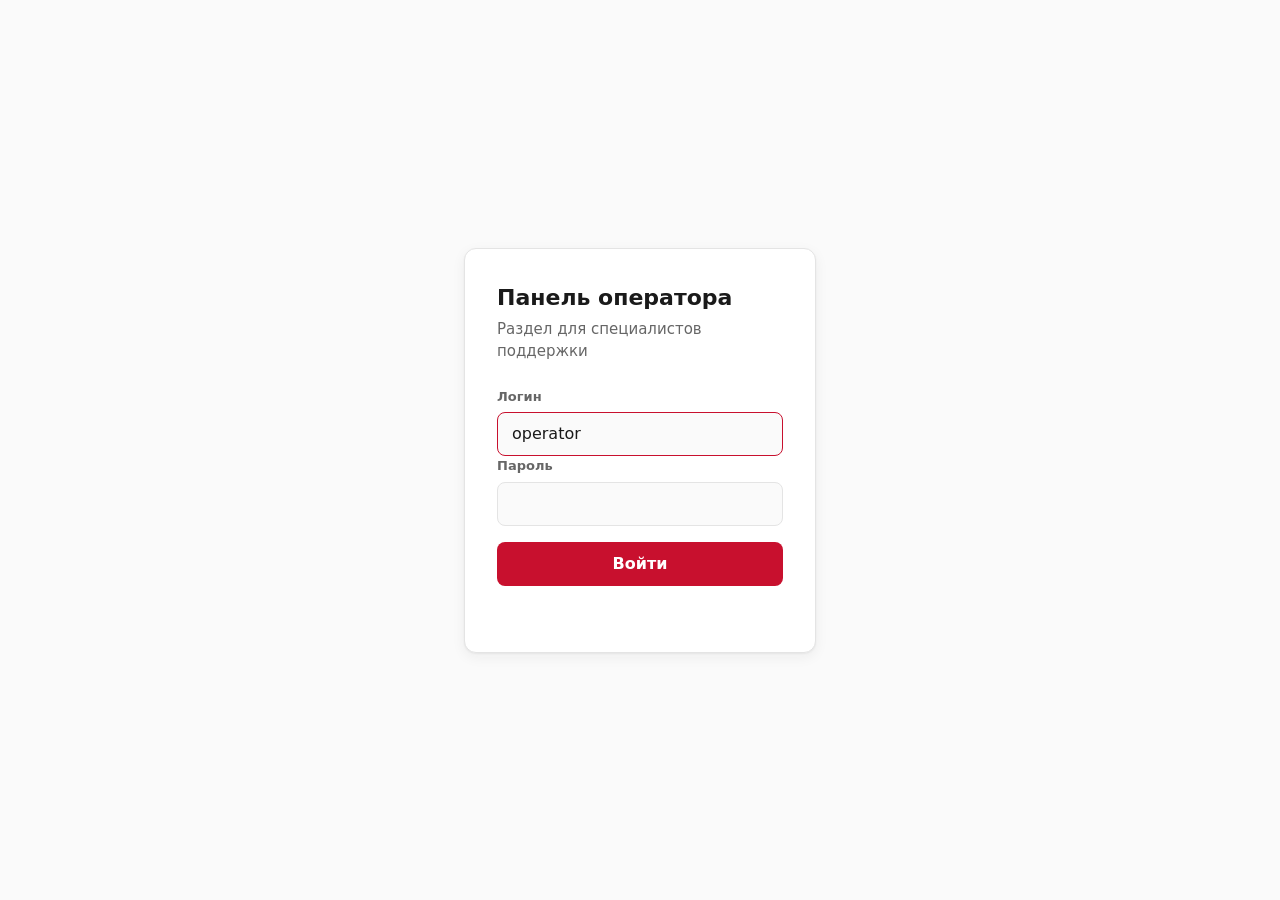
<file: static/login.html>
<!doctype html>
<html lang="ru">
<head>
  <meta charset="utf-8">
  <meta name="viewport" content="width=device-width, initial-scale=1">
  <title>Вход оператора — Помоги мне</title>
  <link rel="stylesheet" href="/static/style.css?v=15">
  <style>
    /* margin:auto у карточки вместо place-items:center у контейнера.
       При центрировании через place-items содержимое выше экрана обрезается
       сверху и заголовок становится недостижим — ровно это и произошло,
       когда карточка подросла на поле логина. margin:auto так не делает. */
    .login-wrap { display: flex; min-height: 100vh; padding: 1.25rem; }
    .login-card { margin: auto; }
    .login-card {
      width: 100%; max-width: 22rem; padding: 2rem;
      background: var(--card); border: 1px solid var(--border);
      border-radius: var(--radius); box-shadow: var(--shadow);
    }
    .login-card h1 { margin: 0 0 0.25rem; font-size: 1.375rem; }
    .login-card p  { margin: 0 0 1.5rem; color: var(--text-muted); font-size: 0.9375rem; }
    .login-card label { display: block; margin-bottom: 0.375rem; font-size: 0.8125rem;
                        font-weight: 600; color: var(--text-muted); }
    .login-card input {
      width: 100%; min-height: 2.75rem; padding: 0.5rem 0.875rem;
      border: 1.5px solid var(--border); border-radius: var(--radius-sm);
      font: inherit; background: var(--bg); color: var(--text);
    }
    .login-card input:focus { border-color: var(--accent); outline: none; }
    .login-card button {
      width: 100%; margin-top: 1rem; min-height: 2.75rem; border: 0;
      border-radius: var(--radius-sm); background: var(--accent); color: #fff;
      font: inherit; font-weight: 600; cursor: pointer;
    }
    .login-card button:hover { background: var(--accent-hover); }
    .login-err { margin-top: 0.875rem; color: var(--accent); font-size: 0.875rem; min-height: 1.25rem; }
  </style>
</head>
<body>
  <div class="login-wrap">
    <form class="login-card" id="form">
      <h1>Панель оператора</h1>
      <p>Раздел для специалистов поддержки</p>
      <label for="login">Логин</label>
      <input id="login" type="text" autocomplete="username" value="operator" required autofocus>
      <label for="password">Пароль</label>
      <input id="password" type="password" autocomplete="current-password" required>
      <button type="submit">Войти</button>
      <div class="login-err" id="err"></div>
    </form>
  </div>
  <script>
    document.getElementById("form").addEventListener("submit", async (e) => {
      e.preventDefault();
      const err = document.getElementById("err");
      err.textContent = "";
      try {
        const r = await fetch("/api/operator/login", {
          method: "POST",
          headers: { "Content-Type": "application/json" },
          body: JSON.stringify({
            login: document.getElementById("login").value,
            password: document.getElementById("password").value,
          }),
        });
        if (r.ok) { location.href = "/static/admin.html"; return; }
        const d = await r.json().catch(() => ({}));
        err.textContent = d.detail || "Не удалось войти";
      } catch {
        err.textContent = "Нет связи с сервером";
      }
    });
  </script>
</body>
</html>
</file>
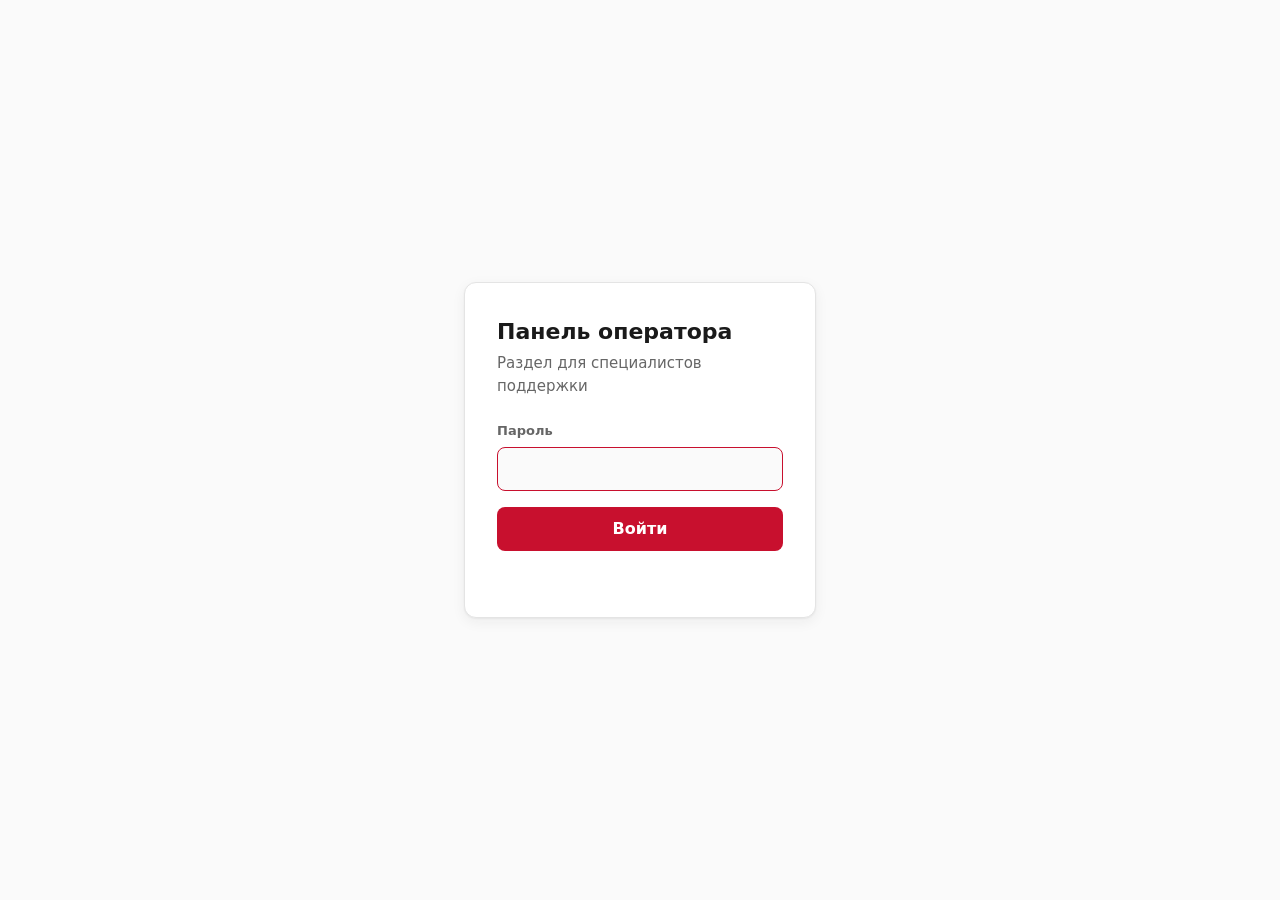
<file: static-F1-F6/static/login.html>
<!doctype html>
<html lang="ru">
<head>
  <meta charset="utf-8">
  <meta name="viewport" content="width=device-width, initial-scale=1">
  <title>Вход оператора — Помоги мне</title>
  <link rel="stylesheet" href="/static/style.css?v=4">
  <style>
    .login-wrap { display: grid; place-items: center; min-height: 100vh; padding: 1.25rem; }
    .login-card {
      width: 100%; max-width: 22rem; padding: 2rem;
      background: var(--card); border: 1px solid var(--border);
      border-radius: var(--radius); box-shadow: var(--shadow);
    }
    .login-card h1 { margin: 0 0 0.25rem; font-size: 1.375rem; }
    .login-card p  { margin: 0 0 1.5rem; color: var(--text-muted); font-size: 0.9375rem; }
    .login-card label { display: block; margin-bottom: 0.375rem; font-size: 0.8125rem;
                        font-weight: 600; color: var(--text-muted); }
    .login-card input {
      width: 100%; min-height: 2.75rem; padding: 0.5rem 0.875rem;
      border: 1.5px solid var(--border); border-radius: var(--radius-sm);
      font: inherit; background: var(--bg); color: var(--text);
    }
    .login-card input:focus { border-color: var(--accent); outline: none; }
    .login-card button {
      width: 100%; margin-top: 1rem; min-height: 2.75rem; border: 0;
      border-radius: var(--radius-sm); background: var(--accent); color: #fff;
      font: inherit; font-weight: 600; cursor: pointer;
    }
    .login-card button:hover { background: var(--accent-hover); }
    .login-err { margin-top: 0.875rem; color: var(--accent); font-size: 0.875rem; min-height: 1.25rem; }
  </style>
</head>
<body>
  <div class="login-wrap">
    <form class="login-card" id="form">
      <h1>Панель оператора</h1>
      <p>Раздел для специалистов поддержки</p>
      <label for="password">Пароль</label>
      <input id="password" type="password" autocomplete="current-password" required autofocus>
      <button type="submit">Войти</button>
      <div class="login-err" id="err"></div>
    </form>
  </div>
  <script>
    document.getElementById("form").addEventListener("submit", async (e) => {
      e.preventDefault();
      const err = document.getElementById("err");
      err.textContent = "";
      try {
        const r = await fetch("/api/operator/login", {
          method: "POST",
          headers: { "Content-Type": "application/json" },
          body: JSON.stringify({ password: document.getElementById("password").value }),
        });
        if (r.ok) { location.href = "/static/admin.html"; return; }
        const d = await r.json().catch(() => ({}));
        err.textContent = d.detail || "Не удалось войти";
      } catch {
        err.textContent = "Нет связи с сервером";
      }
    });
  </script>
</body>
</html>
</file>
<file: static/style.css>
/* ==========================================================================
   «Помоги мне» — стили страницы чата
   Всё локально: системный шрифт, эмодзи и инлайновый SVG вместо иконок.
   ========================================================================== */

:root {
  --accent: #C8102E;
  --accent-hover: #A50D26;
  --accent-soft: #FBE8EB;
  --text: #1A1A1A;
  --text-muted: #666666;
  --bg: #FAFAFA;
  --card: #FFFFFF;
  --border: #E4E4E4;
  --ok: #1B7A4B;
  --ok-soft: #E5F3EB;
  --warn: #8A5A00;
  --warn-soft: #FFF3D1;
  --info: #1F6FEB;
  --info-soft: #E7F0FF;
  --radius-sm: 8px;
  --radius: 12px;
  --shadow: 0 1px 2px rgba(26, 26, 26, 0.05), 0 4px 14px rgba(26, 26, 26, 0.06);
  --dur: 180ms;
  --font: system-ui, -apple-system, "Segoe UI", Roboto, sans-serif;
  --content-w: 760px;
}

/* Проектор: крупнее шрифт и шире колонка — жюри смотрит издалека */
@media (min-width: 1440px) {
  html { font-size: 18px; }
  :root { --content-w: 900px; }
}

/* ---------- База ---------- */

*, *::before, *::after { box-sizing: border-box; }

[hidden] { display: none !important; }

html, body { height: 100%; margin: 0; }

body {
  font-family: var(--font);
  font-size: 1rem;
  line-height: 1.5;
  color: var(--text);
  background: var(--bg);
  -webkit-font-smoothing: antialiased;
  -webkit-text-size-adjust: 100%;
}

button { font: inherit; color: inherit; }

:focus-visible {
  outline: 3px solid var(--accent);
  outline-offset: 2px;
}

.visually-hidden {
  position: absolute !important;
  width: 1px; height: 1px;
  margin: -1px; padding: 0;
  overflow: hidden;
  clip: rect(0 0 0 0);
  white-space: nowrap;
  border: 0;
}

/* ---------- Каркас ---------- */

.app {
  height: 100vh;
  height: 100dvh;
}

/* Обёртка над «обычным» содержимым сайта — именно её двигаем в сторону,
   когда открыта краевая панель (см. .edge-tab ниже), а не .app целиком:
   подложка/вкладки/панели лежат вне page-shell, поэтому transform на ней
   их не задевает и они остаются на месте относительно окна. */
.page-shell {
  display: flex;
  flex-direction: column;
  height: 100%;
  transition: transform 0.32s ease;
}
.page-shell.is-shifted-right { transform: translateX(11.25rem); }
.page-shell.is-shifted-left { transform: translateX(-11.25rem); }

/* ---------- Шапка ---------- */

.header {
  flex: none;
  padding: 0.75rem 1.25rem;
  background: var(--card);
  border-bottom: 1px solid var(--border);
}

/* Внутренний контейнер той же ширины, что и лента: на широких экранах
   шапка выравнивается с остальным содержимым, а не прилипает к краю. */
.header-inner {
  width: 100%;
  max-width: var(--content-w);
  margin: 0 auto;
  display: flex;
  align-items: center;
  /* Этот же gap идёт по обе стороны от .header-brand (он тут единственный
     промежуток слева и единственный справа от центра — см. margin-left:auto
     у .back-btn и justify-content на .header-actions ниже, которые прижимают
     кнопки вплотную к этому зазору, а не к дальнему краю шапки). ~100px. */
  gap: 6.25rem;
}

.header-brand {
  flex: none;
  min-width: 0;
  display: flex;
  align-items: baseline;
  justify-content: center;
  flex-wrap: wrap;
  column-gap: 0.5rem;
  row-gap: 0.125rem;
}

.header-title {
  margin: 0;
  font-size: 1.0625rem;
  font-weight: 700;
  line-height: 1.25;
}

.header-subtitle {
  margin: 0;
  font-size: 0.8125rem;
  color: var(--text-muted);
  white-space: nowrap;
  overflow: hidden;
  text-overflow: ellipsis;
}

/* Слева: логотип, подпись сервиса, «на главную» — одна группа flex:1.
   Справа .header-actions — вторая такая же группа. Раз обе тянутся на
   равную долю свободного места, .header-brand между ними держится
   в настоящем центре шапки независимо от того, что показано по бокам. */
.header-left {
  display: flex;
  align-items: center;
  gap: 0.75rem;
  flex: 1;
  min-width: 0;
}

/* «На главную» / «Назад», «Специалист», «Мои обращения» — одинаковый вид пилюли */
.back-btn,
.header-btn {
  flex: none;
  display: inline-flex;
  align-items: center;
  gap: 0.25rem;
  min-height: 2.5rem;
  padding: 0.375rem 0.875rem 0.375rem 0.5rem;
  border: 1px solid var(--border);
  border-radius: 999px;
  background: var(--card);
  font-size: 0.9375rem;
  font-weight: 500;
  cursor: pointer;
  transition: border-color var(--dur), color var(--dur);
}

.back-btn:hover,
.header-btn:hover {
  border-color: var(--accent);
  color: var(--accent);
}

/* Прижимает кнопку к правому краю .header-left (то есть вплотную к
   ~100px зазору перед .header-brand), а не оставляет её сразу после
   логотипа с пустым местом до центра. */
.back-btn { margin-left: auto; }

.header-actions {
  display: flex;
  align-items: center;
  gap: 0.5rem;
  flex: 1;
  /* flex-start, не flex-end: кнопка должна стоять вплотную к центру
     (по ту сторону — тот самый ~100px gap контейнера), а не у дальнего
     правого края шапки. */
  justify-content: flex-start;
  min-width: 0;
}

/* ---------- Полоса «незавершённое обращение» ---------- */

.resume {
  flex: none;
  display: flex;
  align-items: center;
  justify-content: center;
  flex-wrap: wrap;
  gap: 0.75rem;
  padding: 0.75rem 1.25rem;
  background: var(--accent-soft);
  border-bottom: 1px solid var(--border);
}

.resume-text {
  margin: 0;
  font-size: 0.9375rem;
  font-weight: 500;
}

.resume-actions {
  display: flex;
  gap: 0.5rem;
}

/* ---------- Прокручиваемая область ---------- */

.chat {
  position: relative; /* скрытые подписи для скринридера не выпадают за ленту и не удлиняют страницу */
  flex: 1;
  min-height: 0;
  overflow-y: auto;
  overscroll-behavior: contain;
  display: flex;
  flex-direction: column;
}

.feed {
  width: 100%;
  max-width: var(--content-w);
  margin: 0 auto;
  padding: 1.5rem 1.25rem 1.25rem;
  display: flex;
  flex-direction: column;
  gap: 1rem;
}

.feed:empty { padding: 0; }

/* ---------- Главный экран ---------- */

/* Экран центрируется по вертикали, чуть выше середины; на низких экранах
   просто скроллится — размер надписи и плиток важнее, чем помещение
   в один экран без прокрутки. */
.empty {
  flex: 1 0 auto;
  display: flex;
  /* Содержимое прижато к верхней части, а не отцентровано по высоте.
     При центрировании логотип, заголовок, поле ввода и плитки собирались
     в плотный ком посередине экрана — смотреть тяжело. Теперь логотип
     стоит вверху отдельно, а остальное начинается ниже. */
  align-items: flex-start;
  justify-content: center;
  padding: 3vh 1.25rem 8vh;
}

.empty-inner {
  width: 100%;
  max-width: 40rem;
  text-align: center;
}

/* Плашка логотипа: прямоугольник, ширина по логотипу. Собран из трёх
   кусков (см. index.html) — display:flex ставит их вплотную, поэтому
   в покое выглядит одним цельным логотипом. */
.hero-logo {
  display: flex;
  align-items: center;
  justify-content: center;
  width: fit-content;
  /* Логотип и подпись под ним — одна группа: отступ между ними маленький.
     Расстояние до «Помоги мне» задаётся снизу от подписи, а не отсюда. */
  margin: 0 auto 0.65rem;
  padding: 1rem 1.5rem;
  border-radius: var(--radius);
  background: var(--accent-soft);
}

.logo-piece {
  display: block;
  height: 1.7rem;
  width: auto;
}

/* Раз в 10 секунд уголки логотипа уезжают за рамку плашки и гаснут,
   секунду их нет, и они снова просто появляются на своём месте —
   не «выезжают» обратно, а именно проявляются. Слово «актион»
   посередине не двигается вообще. */
.logo-piece--left,
.logo-piece--right {
  animation-duration: 10s;
  animation-timing-function: ease-in-out;
  animation-iteration-count: infinite;
}
.logo-piece--left { animation-name: chevron-left; }
.logo-piece--right { animation-name: chevron-right; }

@keyframes chevron-left {
  0%, 70%  { transform: translateX(0); opacity: 1; }
  78%      { transform: translateX(-70%); opacity: 0; }
  79%, 89% { transform: translateX(0); opacity: 0; }
  100%     { transform: translateX(0); opacity: 1; }
}
@keyframes chevron-right {
  0%, 70%  { transform: translateX(0); opacity: 1; }
  78%      { transform: translateX(70%); opacity: 0; }
  79%, 89% { transform: translateX(0); opacity: 0; }
  100%     { transform: translateX(0); opacity: 1; }
}

.empty-title {
  margin: 0 0 0.5rem;
  font-size: 1.75rem;
  font-weight: 700;
  line-height: 1.2;
}

.empty-text {
  margin: 0 auto 2rem;
  max-width: 34rem;
  color: var(--text-muted);
}

.hero-slot {
  margin-bottom: 2rem;
  text-align: left;
}

/* ---------- F1: каталог категорий ---------- */

.catalog-title {
  margin: 0 0 0.75rem;
  font-size: 0.9375rem;
  color: var(--text-muted);
  text-align: left;
}

/* Прямоугольные плитки в 2 колонки — иконка слева, название и пример
   вопроса стопкой справа. */
.catalog {
  display: grid;
  grid-template-columns: repeat(2, minmax(0, 1fr));
  gap: 0.625rem;
  margin-bottom: 1.5rem;
}

.catalog-tile {
  display: flex;
  align-items: center;
  gap: 0.75rem;
  min-height: 3.5rem;
  padding: 0.625rem 1rem;
  text-align: left;
  background: var(--card);
  border: 1px solid var(--border);
  border-radius: var(--radius);
  cursor: pointer;
  transition: border-color var(--dur), background-color var(--dur);
}

.catalog-tile:hover {
  border-color: var(--accent);
  background: var(--accent-soft);
}

.catalog-icon {
  flex: none;
  font-size: 1.25rem;
  line-height: 1;
}

.catalog-text {
  display: flex;
  flex-direction: column;
  gap: 0.125rem;
  min-width: 0;
}

.catalog-name {
  font-weight: 600;
  font-size: 0.9375rem;
  line-height: 1.25;
}

.catalog-example {
  font-size: 0.8125rem;
  color: var(--text-muted);
  overflow: hidden;
  text-overflow: ellipsis;
  white-space: nowrap;
}

/* ---------- Поиск по базе знаний (внутри правой краевой панели) ---------- */
/* Компактная строка, а не второй большой composer: это второстепенная
   функция, ей не нужен тот же визуальный вес, что у главного поля ввода.
   Счётчик инструкций — в placeholder (см. app.js), отдельной строки под
   полем нет. */

.kb-search-box {
  display: flex;
  align-items: center;
  gap: 0.5rem;
  padding: 0.375rem 0.75rem;
  background: var(--card);
  border: 1.5px solid var(--border);
  border-radius: var(--radius);
  transition: border-color var(--dur);
}

.kb-search-box:focus-within { border-color: var(--accent); }

.kb-search-icon { flex: none; font-size: 0.9375rem; }

.kb-search-box input {
  flex: 1;
  min-width: 0;
  border: 0;
  background: transparent;
  color: inherit;
  font: inherit;
  font-size: 0.875rem;
  padding: 0.25rem 0;
}

.kb-search-box input:focus,
.kb-search-box input:focus-visible { outline: none; }

.kb-search-results {
  list-style: none;
  margin: 0.5rem 0 0;
  padding: 0;
  display: flex;
  flex-direction: column;
  gap: 0.375rem;
}

.kb-result {
  width: 100%;
  text-align: left;
  padding: 0.5rem 0.75rem;
  background: var(--card);
  border: 1px solid var(--border);
  border-radius: var(--radius-sm);
  cursor: pointer;
  transition: border-color var(--dur), background-color var(--dur);
}

.kb-result:hover {
  border-color: var(--accent);
  background: var(--accent-soft);
}

/* ---------- Поле ввода ---------- */

.composer {
  width: 100%;
  max-width: var(--content-w);
  margin: 0 auto;
}

.composer-box {
  display: flex;
  align-items: flex-end;
  gap: 0.5rem;
  padding: 0.375rem 0.375rem 0.375rem 1rem;
  background: var(--bg);
  border: 1.5px solid var(--border);
  border-radius: var(--radius);
  transition: border-color var(--dur), box-shadow var(--dur);
}

.composer-box:focus-within { border-color: var(--accent); }

/* На главном экране поле крупнее и приподнято над фоном */
.hero-slot .composer-box {
  padding: 0.5rem 0.5rem 0.5rem 1.125rem;
  background: var(--card);
  box-shadow: var(--shadow);
}

.hero-slot .composer-box:focus-within {
  box-shadow: 0 0 0 4px var(--accent-soft), var(--shadow);
}

.composer textarea {
  flex: 1;
  min-width: 0;
  max-height: 10rem;
  padding: 0.55rem 0;
  border: 0;
  background: transparent;
  color: inherit;
  font: inherit;
  line-height: 1.5;
  resize: none;
}

.hero-slot .composer textarea { padding: 0.65rem 0; }

/* Фокус поля показывает рамка контейнера */
.composer textarea:focus,
.composer textarea:focus-visible { outline: none; }

.counter {
  align-self: center;
  font-size: 0.8125rem;
  color: var(--text-muted);
  font-variant-numeric: tabular-nums;
  white-space: nowrap;
}

.counter.is-limit {
  color: var(--accent);
  font-weight: 600;
}

.send-btn {
  flex: none;
  display: grid;
  place-items: center;
  width: 2.75rem;
  height: 2.75rem;
  border: 0;
  border-radius: 10px;
  background: var(--accent);
  color: #fff;
  cursor: pointer;
  transition: background-color var(--dur);
}

.send-btn:hover:not(:disabled) { background: var(--accent-hover); }

.send-btn:disabled {
  background: #D6D6D6;
  cursor: not-allowed;
}

/* Нижняя панель в режиме диалога */
.dock {
  flex: none;
  padding: 0.75rem 1.25rem calc(0.75rem + env(safe-area-inset-bottom));
  background: var(--card);
  border-top: 1px solid var(--border);
}

/* ---------- Сообщения ---------- */

.msg {
  display: flex;
  gap: 0.625rem;
  animation: msg-in var(--dur) ease-out;
}

.msg--user { justify-content: flex-end; }
.msg--bot  { align-items: flex-start; }

@keyframes msg-in {
  from { opacity: 0; transform: translateY(4px); }
  to   { opacity: 1; transform: none; }
}

.avatar {
  flex: none;
  display: grid;
  place-items: center;
  width: 2rem;
  height: 2rem;
  margin-top: 0.125rem;
  border-radius: 50%;
  background: var(--accent);
  color: #FFFFFF;
}

/* Буква вместо иконки. Центрируется средствами SVG, поэтому здесь
   только размер: кружок 2rem, буква заполняет его целиком. */
.avatar svg {
  display: block;
  width: 100%;
  height: 100%;
  font-family: var(--font);
}

/* Реплика живого специалиста: другой цвет аватара и полоса у сообщения */
.msg--operator .avatar { background: #1F6FEB; color: #FFFFFF; }
.msg--operator .bubble { border-left: 3px solid #1F6FEB; }

.operator-label {
  margin: 0 0 0.25rem;
  font-size: 0.75rem;
  font-weight: 600;
  color: #1F6FEB;
  text-transform: uppercase;
  letter-spacing: 0.04em;
}

.msg-body {
  flex: 0 1 auto;
  display: flex;
  flex-direction: column;
  align-items: flex-start;
  gap: 0.5rem;
  min-width: 0;
  max-width: min(calc(100% - 2.625rem), 42rem);
}

/* Для пошагового гида карточке нужна вся ширина колонки */
.msg-body--wide {
  flex: 1 1 auto;
  align-items: stretch;
}
.msg-body--wide > .bubble { align-self: flex-start; }

.bubble {
  max-width: 100%;
  padding: 0.75rem 1rem;
  border-radius: var(--radius);
}

.msg--bot .bubble {
  background: var(--card);
  box-shadow: var(--shadow);
  border-top-left-radius: 4px;
}

.msg--user .bubble {
  max-width: min(80%, 36rem);
  background: var(--accent);
  color: #fff;
  border-bottom-right-radius: 4px;
}

.bubble-text {
  margin: 0;
  white-space: pre-wrap;
  overflow-wrap: anywhere;
}

.msg--bot .bubble--error {
  display: flex;
  gap: 0.5rem;
  background: #FFF6F7;
  border: 1px solid #F1C9CF;
  box-shadow: none;
}

.bubble-icon { flex: none; }

.msg-actions {
  display: flex;
  flex-wrap: wrap;
  gap: 0.5rem;
}

/* ---------- F3: строка категории/уверенности ---------- */

.classify-line {
  margin: 0;
  display: flex;
  align-items: center;
  flex-wrap: wrap;
  gap: 0.375rem;
  font-size: 0.875rem;
  color: var(--text-muted);
}

.classify-hint {
  display: inline-grid;
  place-items: center;
  flex: none;
  width: 1.125rem;
  height: 1.125rem;
  border: 1px solid var(--border);
  border-radius: 50%;
  font-size: 0.6875rem;
  font-weight: 700;
  color: var(--text-muted);
  cursor: help;
}

.classify-hint:hover,
.classify-hint:focus-visible {
  border-color: var(--accent);
  color: var(--accent);
}

/* ---------- F3: карточка обращения ---------- */

.ticket-card {
  display: flex;
  flex-direction: column;
  gap: 0.625rem;
  padding: 0.875rem 1rem;
  background: var(--card);
  border: 1px solid var(--border);
  border-radius: var(--radius);
}

.ticket-card-head {
  display: flex;
  align-items: center;
  justify-content: space-between;
  flex-wrap: wrap;
  gap: 0.5rem;
}

.ticket-card-no { font-weight: 700; }

.ticket-card-category {
  padding: 0.15rem 0.5rem;
  border-radius: 999px;
  background: var(--accent-soft);
  color: var(--accent);
  font-size: 0.8125rem;
  font-weight: 600;
}

.ticket-card-summary { margin: 0; }

.ticket-card-block {
  display: flex;
  flex-direction: column;
  gap: 0.25rem;
}

.ticket-card-block-title {
  margin: 0;
  font-size: 0.8125rem;
  font-weight: 600;
  color: var(--text-muted);
}

.ticket-card-list {
  margin: 0;
  padding-left: 1.125rem;
}

.ticket-card-footer {
  display: flex;
  justify-content: space-between;
  flex-wrap: wrap;
  gap: 0.5rem;
  font-size: 0.8125rem;
  color: var(--text-muted);
}

/* ---------- Индикатор «печатает» ---------- */

.msg--bot .typing {
  display: inline-flex;
  align-items: center;
  gap: 5px;
  padding: 0.9rem 1rem;
}

.typing-dot {
  width: 7px;
  height: 7px;
  border-radius: 50%;
  background: var(--text-muted);
  animation: typing 1.2s infinite ease-in-out;
}
.typing-dot:nth-of-type(2) { animation-delay: 0.15s; }
.typing-dot:nth-of-type(3) { animation-delay: 0.3s; }

@keyframes typing {
  0%, 80%, 100% { opacity: 0.25; transform: translateY(0); }
  40%           { opacity: 1;    transform: translateY(-3px); }
}

@keyframes typing-fade {
  0%, 100% { opacity: 0.25; }
  50%      { opacity: 1; }
}

/* ---------- Кнопки ---------- */

.btn {
  display: inline-flex;
  align-items: center;
  justify-content: center;
  gap: 0.375rem;
  min-height: 2.75rem;
  padding: 0.5rem 1.125rem;
  border: 1.5px solid transparent;
  border-radius: 10px;
  font-weight: 600;
  cursor: pointer;
  transition: background-color var(--dur), border-color var(--dur), color var(--dur);
}

.btn--primary {
  background: var(--accent);
  color: #fff;
}
.btn--primary:hover { background: var(--accent-hover); }

.btn--ghost {
  background: var(--card);
  border-color: var(--border);
  color: var(--text);
}
.btn--ghost:hover { border-color: #BDBDBD; }

.btn:disabled {
  opacity: 0.55;
  cursor: not-allowed;
}

/* Быстрые ответы */
.quick-replies {
  display: flex;
  flex-wrap: wrap;
  gap: 0.5rem;
}

.chip {
  min-height: 2.5rem;
  padding: 0.4rem 0.95rem;
  border: 1.5px solid var(--accent);
  border-radius: 999px;
  background: var(--card);
  color: var(--accent);
  font-size: 0.9375rem;
  font-weight: 500;
  text-align: left;
  cursor: pointer;
  transition: background-color var(--dur), color var(--dur);
}

.chip:hover {
  background: var(--accent);
  color: #fff;
}

/* ---------- F2: пошаговый гид — все шаги сразу ---------- */

.step-card {
  padding: 1rem 1.25rem 1.125rem;
  background: var(--card);
  border-radius: var(--radius);
  border-left: 4px solid var(--accent);
  box-shadow: var(--shadow);
}

.step-head {
  display: flex;
  align-items: baseline;
  justify-content: space-between;
}

.step-counter {
  font-size: 0.875rem;
  font-weight: 600;
  color: var(--accent);
}

.progress {
  height: 4px;
  margin: 0.5rem 0 0.875rem;
  background: var(--border);
  border-radius: 999px;
  overflow: hidden;
}

.progress-fill {
  height: 100%;
  background: var(--accent);
  border-radius: inherit;
  transition: width 250ms ease;
}

.step-list {
  margin: 0 0 1rem;
  padding: 0;
  list-style: none;
  display: flex;
  flex-direction: column;
  gap: 0.625rem;
}

.step-item-label {
  display: flex;
  align-items: flex-start;
  gap: 0.625rem;
  cursor: pointer;
}



.step-item-text {
  font-size: 1rem;
  line-height: 1.45;
  overflow-wrap: anywhere;
}



.step-actions {
  display: flex;
  flex-wrap: wrap;
  gap: 0.5rem;
}

/* Свёрнутая инструкция: одна приглушённая строка с итогом */
.step-card.is-collapsed {
  display: flex;
  align-items: center;
  gap: 0.625rem;
  padding: 0.5rem 0.875rem;
  background: transparent;
  box-shadow: none;
  border: 1px solid var(--border);
  border-left: 3px solid var(--ok);
  color: var(--text-muted);
}

.step-card.is-failed,
.step-card.is-skipped { border-left-color: #BDBDBD; }

.step-mark {
  flex: none;
  display: grid;
  place-items: center;
  width: 1.375rem;
  height: 1.375rem;
  border-radius: 50%;
  font-size: 0.75rem;
  font-weight: 700;
  background: var(--ok-soft);
  color: var(--ok);
}

.is-failed .step-mark,
.is-skipped .step-mark {
  background: #EEEEEE;
  color: var(--text-muted);
}

.step-collapsed-text {
  min-width: 0;
  font-size: 0.9375rem;
  white-space: nowrap;
  overflow: hidden;
  text-overflow: ellipsis;
}

/* Карточка шагов появляется мягко, без прыжка */
.step-card:not(.is-collapsed) { animation: msg-in var(--dur) ease-out; }

/* Оценка ответа */
.rating { display: flex; flex-direction: column; gap: 0.5rem; }
.rating-label { margin: 0; font-size: 0.9375rem; color: var(--text-muted); }
.rating-status { margin: 0; font-size: 0.9375rem; color: var(--text-muted); }
.rating-status:empty { display: none; }

/* После оценки кнопки остаются на месте — исчезает только возможность
   нажать ещё раз, а не сам факт, что здесь была оценка. */
.rating-buttons .btn.is-selected {
  background: var(--accent);
  border-color: var(--accent);
  color: #fff;
}
.rating-buttons .btn.is-selected:disabled { opacity: 1; }

/* ---------- Ответ не из базы знаний (source: "general") ---------- */

.source-badge {
  display: inline-flex;
  align-items: center;
  gap: 0.5rem;
  align-self: flex-start;
  padding: 0.3rem 0.75rem 0.3rem 0.375rem;
  border: 1px solid #DCDCDC;
  border-radius: 999px;
  background: #F1F1F1;
  color: #555555;
  font-size: 0.8125rem;
  font-weight: 600;
  line-height: 1.3;
  border-radius: 10px; /* в две строки на телефоне выглядит аккуратнее, чем капсула */
}

.source-badge-icon {
  flex: none;
  display: grid;
  place-items: center;
  width: 1.125rem;
  height: 1.125rem;
  border-radius: 50%;
  background: #8A8A8A;
  color: #fff;
  font-size: 0.6875rem;
  font-weight: 700;
  font-style: italic;
  font-family: Georgia, serif;
}

/* Всё сообщение приглушённее обычного */
.msg--general .avatar { background: #EEEEEE; color: #7A7A7A; }

.msg--general .bubble {
  background: #F5F5F5;
  box-shadow: none;
  border: 1px solid #E6E6E6;
}

.msg--general .step-card:not(.is-collapsed) {
  background: #F7F7F7;
  box-shadow: none;
  border: 1px solid #E3E3E3;
  border-left: 4px solid #9A9A9A;
}

.msg--general .step-counter { color: #666666; }
.msg--general .progress-fill { background: #8A8A8A; }
.msg--general .btn--primary { background: #4D4D4D; }
.msg--general .btn--primary:hover { background: #333333; }

/* Итог: статус под кнопками («передано специалисту» и ошибки) */
.card-status { margin: 0; font-size: 0.9375rem; color: var(--text-muted); }
.card-status:empty { display: none; }

/* ---------- Краевые вкладки: «История обращений» / «Поиск по базе знаний» ----------
   Одна цельная фигура на вкладку — прямоугольник с вырезанным носиком
   (сам вырез и есть стрелка), текст просто центруется внутри. Фиксированы
   к вьюпорту, поэтому видны и на главной, и в диалоге. Размер одинаков
   у обеих вкладок независимо от длины подписи. */
.edge-tab {
  position: fixed;
  top: 50%;
  transform: translateY(-50%);
  z-index: 60;
  width: 5.5rem;
  height: 20rem;
  display: flex;
  align-items: center;
  justify-content: center;
  background: var(--accent);
  color: #fff;
  border: 0;
  cursor: pointer;
  box-shadow: var(--shadow);
  transition: opacity var(--dur) ease, transform var(--dur) ease, background-color var(--dur);
}
.edge-tab:hover { background: var(--accent-hover); }

.edge-tab.is-hidden {
  opacity: 0;
  pointer-events: none;
}
.edge-tab--left.is-hidden { transform: translateY(-50%) translateX(-12px); }
.edge-tab--right.is-hidden { transform: translateY(-50%) translateX(12px); }

/* padding-right/left резервирует под носик ровно столько места, сколько
   он максимум забирает по clip-path (32% ширины) — иначе при центровании
   по всей ширине блока часть текста попадает на скошенный край и
   обрезается, а под ним остаётся видна страница (тот самый «текст
   съедает фон», с которым разбирались). */
.edge-tab--left {
  left: 0;
  padding-right: 2rem;
  clip-path: polygon(0 0, 68% 0, 100% 50%, 68% 100%, 0 100%);
}
.edge-tab--right {
  right: 0;
  padding-left: 2rem;
  clip-path: polygon(32% 0, 100% 0, 100% 100%, 32% 100%, 0 50%);
}

.edge-tab-label {
  writing-mode: vertical-rl;
  font-size: 1.0625rem;
  font-weight: 600;
  letter-spacing: 0.02em;
  white-space: nowrap;
}
.edge-tab--left .edge-tab-label { transform: rotate(180deg); }

/* Подложка — блокирует клики мимо открытой панели, пока она не закрыта
   крестиком: работать с остальным сайтом в это время нельзя. */
.edge-backdrop {
  position: fixed;
  inset: 0;
  z-index: 55;
  background: rgba(26, 26, 26, 0.32);
  opacity: 0;
  pointer-events: none;
  transition: opacity var(--dur) ease;
}
.edge-backdrop.is-visible {
  opacity: 1;
  pointer-events: auto;
}

.edge-panel {
  position: fixed;
  top: 0;
  bottom: 0;
  z-index: 65;
  width: 88%;
  max-width: 27rem;
  background: var(--card);
  box-shadow: 0 8px 24px rgba(26, 26, 26, .16);
  transition: transform 0.32s ease;
  display: flex;
  flex-direction: column;
  padding: 1.25rem 1.125rem calc(1.25rem + env(safe-area-inset-bottom));
  overflow-y: auto;
}
.edge-panel--left { left: 0; transform: translateX(-100%); border-radius: 0 16px 16px 0; }
.edge-panel--right { right: 0; transform: translateX(100%); border-radius: 16px 0 0 16px; }
.edge-panel.is-open { transform: translateX(0); }

/* Кнопка закрытия — сбоку панели, на том же краю экрана, откуда она
   выехала (там, где раньше была вкладка), а не в шапке. Едет вместе
   с панелью и её же transform'ом прячется за край при закрытии. */
.edge-panel-close {
  position: absolute;
  top: 50%;
  transform: translateY(-50%);
  width: 1.5rem;
  height: 2.75rem;
  border: 0;
  background: var(--accent);
  color: #fff;
  font-size: 1rem;
  line-height: 1;
  cursor: pointer;
}
.edge-panel-close:hover { background: var(--accent-hover); }
.edge-panel--left .edge-panel-close { left: 0; border-radius: 0 8px 8px 0; }
.edge-panel--right .edge-panel-close { right: 0; border-radius: 8px 0 0 8px; }

.edge-panel-title {
  margin: 0 0 1rem;
  font-size: 1.0625rem;
  font-weight: 700;
}

.edge-panel-back {
  align-self: flex-start;
  margin: 0 0 0.875rem;
  padding: 0;
  border: 0;
  background: none;
  color: var(--accent);
  font: inherit;
  font-weight: 600;
  font-size: 0.9375rem;
  cursor: pointer;
}
.edge-panel-back:hover { color: var(--accent-hover); }

/* ---------- Списки внутри панелей: история обращений ---------- */

.history-status {
  margin: 0;
  color: var(--text-muted);
}

.history-list {
  display: flex;
  flex-direction: column;
  gap: 0.75rem;
}

.history-row {
  display: block;
  width: 100%;
  text-align: left;
  padding: 0.875rem 1rem;
  background: var(--card);
  border: 1px solid var(--border);
  border-radius: var(--radius);
  cursor: pointer;
  transition: border-color var(--dur);
}

.history-row:hover { border-color: var(--accent); }

.history-row-head {
  display: flex;
  align-items: center;
  justify-content: space-between;
  gap: 0.5rem;
  margin-bottom: 0.375rem;
}

.history-row-no { font-weight: 700; }

.history-row-category {
  margin: 0 0 0.25rem;
  font-size: 0.8125rem;
  color: var(--accent);
  font-weight: 600;
}

.history-row-summary {
  margin: 0;
  overflow: hidden;
  text-overflow: ellipsis;
  white-space: nowrap;
}

.history-row-meta {
  display: flex;
  justify-content: space-between;
  margin-top: 0.5rem;
  font-size: 0.8125rem;
  color: var(--text-muted);
}

.history-badge {
  font-size: 0.75rem;
  font-weight: 600;
  padding: 0.15rem 0.5rem;
  border-radius: 999px;
}
.history-badge--ok { background: var(--ok-soft); color: var(--ok); }
.history-badge--info { background: var(--info-soft); color: var(--info); }
.history-badge--muted { background: #EFEFEF; color: #666666; }

.history-detail-feed {
  display: flex;
  flex-direction: column;
  gap: 1rem;
  margin-bottom: 1.25rem;
}

.history-detail-actions {
  display: flex;
  flex-wrap: wrap;
  gap: 0.5rem;
}

/* ---------- Телефон ---------- */

@media (max-width: 520px) {
  .header { padding: 0.625rem 0.875rem; gap: 0.5rem; }
  .header-inner { gap: 0.5rem; }
  .header-subtitle { display: none; }
  .back-btn,
  .header-btn {
    padding: 0.375rem;
    min-width: 2.25rem;
    justify-content: center;
  }
  .header-btn-label { display: none; }
  /* На телефоне кнопки, наоборот, разносим по краям — по разным сторонам
     от центра, а не прижимаем друг к другу вплотную, как на ПК. */
  .back-btn { margin-left: 0; }
  .header-actions { gap: 0.375rem; justify-content: flex-end; }

  .empty { padding: 1.5rem 0.875rem 2rem; }
  .hero-logo { padding: 0.75rem 1.125rem; margin-bottom: 1rem; }
  .logo-piece { height: 1.3rem; }
  .empty-title { font-size: 1.5rem; }
  .hero-slot { margin-bottom: 1.5rem; }
  .catalog { grid-template-columns: 1fr; }

  .feed { padding: 1rem 0.875rem; }
  .step-card { padding: 0.875rem 1rem 1rem; }
  .step-actions .btn,
  .card-actions .btn { flex: 1 1 100%; } /* кнопки друг под другом, текст в одну строку */
  .dock { padding-left: 0.875rem; padding-right: 0.875rem; }

  .history-detail-actions .btn { flex: 1 1 100%; } /* кнопки друг под другом, текст в одну строку */

  .edge-tab { width: 3.25rem; height: 11rem; }
  .edge-tab-label { font-size: 0.875rem; }
  .edge-tab--left { padding-right: 1.125rem; }
  .edge-tab--right { padding-left: 1.125rem; }
  .edge-panel { width: 92%; }
  .page-shell.is-shifted-right { transform: translateX(6.25rem); }
  .page-shell.is-shifted-left { transform: translateX(-6.25rem); }
}


/* ---------- Меньше движения ---------- */

@media (prefers-reduced-motion: reduce) {
  *, *::before, *::after {
    animation-duration: 0.01ms !important;
    animation-iteration-count: 1 !important;
    transition-duration: 0.01ms !important;
    scroll-behavior: auto !important;
  }
  /* Точки остаются, но только мерцают, без прыжков */
  .typing-dot {
    animation-name: typing-fade !important;
    animation-duration: 1.6s !important;
    animation-iteration-count: infinite !important;
  }
  /* Уголки логотипа — совсем без анимации, а не «раз мигнуть и замереть» */
  .logo-piece--left,
  .logo-piece--right {
    animation: none !important;
  }
}

/* ==========================================================================
   ВОЗВРАТ К ПРОШЛОМУ ОБРАЩЕНИЮ
   Переписка закрытого обращения показывается над новым диалогом: приглушённо
   и под заголовком, чтобы её нельзя было спутать с текущей перепиской.
   ========================================================================== */

.past-divider {
  display: flex;
  align-items: center;
  gap: 0.75rem;
  margin: 0.5rem 0 0.75rem;
  font-size: 0.8125rem;
  color: #8A8A8A;
  white-space: nowrap;
}

.past-divider::before,
.past-divider::after {
  content: "";
  flex: 1;
  height: 1px;
  background: #E3E3E3;
}

.past-thread {
  opacity: 0.62;
  padding-bottom: 0.25rem;
}

.past-thread .bubble {
  background: #F4F4F4;
}


/* ==========================================================================
   ПОСЛЕДОВАТЕЛЬНЫЙ ГИД ПО ШАГАМ
   Все шаги на экране, но выделен текущий: порядок в инструкции не случайный —
   сверху то, что помогает чаще и делается проще.
   ========================================================================== */

.step-item {
  display: flex;
  align-items: flex-start;
  gap: 0.65rem;
  padding: 0.5rem 0.15rem;
  transition: opacity 0.15s ease;
}

.step-num {
  flex: none;
  width: 1.5rem;
  height: 1.5rem;
  border-radius: 50%;
  display: grid;
  place-items: center;
  font-size: 0.8125rem;
  font-weight: 600;
  background: #ECECEC;
  color: #8A8A8A;
}

.step-item-text { line-height: 1.45; }

.step-item.is-current .step-num {
  background: var(--accent, #E31E24);
  color: #FFFFFF;
}

.step-item.is-current .step-item-text {
  font-weight: 500;
  color: #1A1A1A;
}


.step-item.is-later { opacity: 0.55; }

/* Переписка прошлого обращения: приглушённая, но ЧИТАЕМАЯ.
   Раньше здесь стояла общая прозрачность и подмена фона — реплики
   пользователя оставались белым по светло-серому и не читались вовсе. */
.past-thread { opacity: 1; }

.past-thread .bubble {
  background: #F1F1F1;
  color: #6E6E6E;
  border-color: #E6E6E6;
}

.past-thread .msg--user .bubble {
  background: #EBEBEB;
  color: #5F5F5F;
}

.past-thread .avatar { opacity: 0.55; }

/* Заголовок на главном экране: имя продукта крупно, под ним — область.
   В шапке на главной название скрыто, чтобы не дублировать его дважды. */
.app[data-screen="home"] .header-brand { visibility: hidden; }

.empty-title {
  font-size: clamp(1.75rem, 4vw, 2.5rem);
  letter-spacing: -0.02em;
}

.empty-kicker {
  /* Сверху вплотную к логотипу, снизу — воздух до названия продукта. */
  margin: 0 0 2.5rem;
  font-size: 0.8125rem;
  letter-spacing: 0.08em;
  text-transform: uppercase;
  color: #9A9A9A;
}

/* Номер обращения в шапке: появляется, когда обращение создано. */
.header-ticket {
  padding: 0.25rem 0.6rem;
  border-radius: 999px;
  background: #F4F4F4;
  color: #6E6E6E;
  font-size: 0.8125rem;
  white-space: nowrap;
}

/* На телефоне бейдж не прячем целиком — просто убираем слово «Обращение»,
   номер остаётся рядом с «Помоги мне», как и на ПК, только компактнее. */
@media (max-width: 560px) {
  .header-ticket-word { display: none; }
}

/* Пройденный шаг — крестик на сером: пользователь его сделал, и НЕ помогло.
   Зелёная галочка здесь врала бы об успехе. */
.step-item.is-passed .step-num {
  background: #ECECEC;
  color: #4A4A4A;
  font-weight: 700;
}

.step-item.is-passed .step-item-text {
  color: #9A9A9A;
  text-decoration: none;
}

/* Шапка панели: заголовок слева, круглый крестик справа — одна строка.
   Раньше крестик был отдельным элементом колоночного флекса НАД заголовком,
   и получался серый овал: в колонке главная ось — вертикальная, поэтому
   height: 2.25rem сжимался (flex-shrink по умолчанию 1), а ширина
   оставалась прежней. Отсюда и «овал вместо кружка», и крестик, стоящий
   выше надписи. Теперь это флекс-строка, а кнопке явно запрещено сжиматься. */
.edge-panel-head {
  /* Прилипает к верху при прокрутке списка обращений: панель скроллится
     (overflow-y: auto), и без sticky заголовок с крестиком уезжают. */
  position: sticky;
  top: 0;
  z-index: 3;
  flex: none;
  display: flex;
  align-items: center;
  justify-content: space-between;
  gap: 0.75rem;
  /* Верхний отступ панели перенесён СЮДА (см. .edge-panel { padding-top: 0 }
     ниже). Так и должно быть: «липкий» элемент нельзя поднять выше
     содержимого его контейнера, поэтому при padding-top у самой панели
     над шапкой оставалась полоска в 1.25rem, сквозь которую при прокрутке
     просвечивал список. Боковые поля отрицательные — чтобы фон шапки
     доставал до краёв панели. */
  margin: 0 -1.125rem 1rem;
  padding: 1.25rem 1.125rem 0.75rem;
  background: var(--card);
}

/* Отступ сверху теперь у .edge-panel-head, иначе «липкая» шапка не может
   встать вплотную к верхнему краю панели. */
.edge-panel { padding-top: 0; }

.edge-panel-head .edge-panel-title { margin: 0; }

.edge-panel-close {
  position: static;
  transform: none;
  /* flex: none — кнопка не сжимается и не растягивается; вместе с
     aspect-ratio это гарантирует круг, а не овал, при любой длине
     заголовка и любом масштабе шрифта. */
  flex: none;
  width: 2rem;
  height: 2rem;
  aspect-ratio: 1 / 1;
  margin: 0;
  padding: 0;
  display: inline-flex;
  align-items: center;
  justify-content: center;
  border: 0;
  border-radius: 50%;
  background: #F1F1F1;
  color: #5F5F5F;
  font-size: 1.125rem;
  line-height: 1;
  cursor: pointer;
  transition: background 0.15s ease;
}

.edge-panel-close:hover { background: #E4E4E4; }
.edge-panel-close:focus-visible { outline: 2px solid var(--accent, #E31E24); outline-offset: 2px; }

.edge-panel:focus { outline: none; }

.edge-backdrop { cursor: pointer; }


/* На невысоком экране лишний воздух сверху ни к чему — иначе плитки
   категорий уезжают за нижний край. */
@media (max-height: 720px) {
  .empty { padding-top: 1.5rem; }
}

/* ==========================================================================
   КРЕСТИК ПАНЕЛИ — правый верхний угол
   Правила .edge-panel--left/.edge-panel--right выше по файлу специфичнее
   одиночного .edge-panel-close, поэтому их left/right надо перебить явно:
   иначе кнопка возвращается к левому краю и налезает на заголовок панели.
   ========================================================================== */

/* Правила .edge-panel--left/--right выше по файлу специфичнее одиночного
   селектора, поэтому их position/left/right перебиваем явно — иначе кнопка
   снова становится absolute и уезжает к краю панели. */
.edge-panel--left .edge-panel-close,
.edge-panel--right .edge-panel-close {
  position: static;
  left: auto;
  right: auto;
  top: auto;
  border-radius: 50%;
}

.edge-tab-short { display: none; }

/* ==========================================================================
   ТЕЛЕФОН: вкладки вместо боковых «языков» — нижняя панель
   На узком экране два вертикальных «языка» по краям перекрывают и текст,
   и поле ввода. Внизу двумя кнопками это привычный и опрятный вид.
   ========================================================================== */

@media (max-width: 700px) {
  .edge-tab {
    top: auto;
    bottom: 0;
    transform: none;
    width: 50%;
    height: 3.25rem;
    padding: 0;
    clip-path: none;
    border-top: 1px solid rgba(255, 255, 255, 0.22);
  }

  .edge-tab--left { left: 0; border-right: 1px solid rgba(255, 255, 255, 0.22); }
  .edge-tab--right { right: 0; }

  .edge-tab--left.is-hidden,
  .edge-tab--right.is-hidden { transform: translateY(110%); }

  .edge-tab-label { display: none; }

  .edge-tab-short {
    display: inline;
    writing-mode: horizontal-tb;
    font-size: 0.9375rem;
    font-weight: 600;
    letter-spacing: 0.01em;
  }

  /* Место под нижнюю панель, иначе она накрывает поле ввода и плитки. */
  .dock { padding-bottom: calc(3.25rem + env(safe-area-inset-bottom)); }
  .empty { padding-bottom: calc(3.5rem + 6vh); }
  .feed { padding-bottom: 1.5rem; }

  /* Панель не должна залезать под нижние кнопки. */
  .edge-panel {
    width: 100%;
    max-width: none;
    border-radius: 0;
    padding-bottom: calc(3.75rem + env(safe-area-inset-bottom));
  }

  /* Сдвигать фон на телефоне незачем: панель закрывает экран целиком. */
  .page-shell.is-shifted-right,
  .page-shell.is-shifted-left { transform: none; }

  /* В диалоге нижние кнопки прячем: они перекрывают переписку и мешают
     читать. На главном экране остаются — там они и нужны. */
  .app[data-screen="chat"] .edge-tab { display: none; }
  .app[data-screen="chat"] .dock { padding-bottom: env(safe-area-inset-bottom); }

  /* Полоса «незавершённое обращение» съедала треть экрана. */
  .resume { padding: 0.75rem 0.875rem; }
  .resume-text { font-size: 0.9375rem; margin-bottom: 0.5rem; }
  .resume-actions { display: flex; gap: 0.5rem; }
  .resume-actions .btn { flex: 1; min-height: 2.5rem; padding: 0.4rem 0.75rem; }
}

/* ==========================================================================
   ШАПКА: плашка «Актион» в самом левом углу + подпись рядом
   ГЛАВНЫЙ ЭКРАН: только имя продукта и одна строка приглашения

   Было (ПРАВКИ-24): плашка «Актион» в центре над словами «Помоги мне» —
   читалось так, будто сайт называется «Актион». Потом (ПРАВКИ-25) логотип
   уехал в шапку, но потерял плашку, а в герое остались подряд две подписи:
   «Виртуальный помощник техподдержки» и «Опишите проблему своими словами».

   Стало: плашка вернулась (с анимацией уголков), стоит в левом углу шапки,
   и «Виртуальный помощник техподдержки» стоит рядом с ней — это описание
   сервиса, его место в шапке. В герое остаётся название продукта и одно
   приглашение к действию.
   ========================================================================== */

/* Шапка теперь во всю ширину: иначе логотип выравнивался бы по колонке
   содержимого (760 px по центру) и стоял бы не в углу, а с отступом
   в пол-экрана. Лента сообщений ниже по-прежнему в колонке — это
   обычная схема «шапка во всю ширину, содержимое колонкой». */
.header-inner { max-width: none; }

/* Плашка логотипа — та же, что была на главном экране: фон accent-soft,
   скруглённые углы, три куска логотипа вплотную. Уголки анимируются
   правилами .logo-piece--left/--right выше по файлу — отдельного кода
   для анимации в шапке не нужно, класс тот же. */
.header-logo {
  flex: none;
  display: flex;
  align-items: center;
  padding: 0.5rem 0.9rem;
  border-radius: var(--radius);
  background: var(--accent-soft);
}

.header-logo .logo-piece { height: 1.15rem; }

/* «Виртуальный помощник техподдержки» рядом с плашкой. На главной это
   единственное описание сервиса. В диалоге прячем: там то же самое уже
   написано в .header-subtitle под названием обращения, и две одинаковые
   строки в одной шапке — мусор. */
.header-tagline {
  flex: none;
  margin: 0;
  font-size: 0.8125rem;
  letter-spacing: 0.06em;
  text-transform: uppercase;
  color: #9A9A9A;
  white-space: nowrap;
}

.app[data-screen="chat"] .header-tagline { display: none; }

/* По просьбе владельца продукта: в диалоге под названием больше не должно
   быть подписи «Виртуальный помощник техподдержки» — в центре шапки только
   название и номер обращения. До этой правки подпись в диалоге показывали
   намеренно (см. историю в .header-tagline выше и .header-brand в базовой
   разметке) — если понадобится вернуть, начните с удаления этого правила. */
.app[data-screen="chat"] .header-subtitle { display: none; }

/* ---------- Главный экран ---------- */

.empty-title { margin: 0 0 0.5rem; }
.empty-text { margin: 0 auto 2.25rem; }

/* Логотип ушёл из героя, и сверху освободилось место. Блок опускаем ниже,
   чтобы он читался как центр экрана. Именно padding, а не align-items:
   center — при центрировании внутри прокручиваемой области верх блока
   обрезается на низких экранах, это уже проходили. */
.empty { padding-top: 12vh; }

/* Появление названия: один раз при загрузке страницы, 0.5 с, без
   повторов и без бесконечного движения — на проекторе мельтешение
   раздражает, а спокойное появление читается как «сделано аккуратно».
   .empty-text выезжает следом с задержкой 0.09 с. */
@keyframes hero-in {
  from { opacity: 0; transform: translateY(14px); }
  to   { opacity: 1; transform: none; }
}

.empty-title { animation: hero-in 0.55s cubic-bezier(0.22, 0.61, 0.36, 1) both; }
.empty-text  { animation: hero-in 0.55s cubic-bezier(0.22, 0.61, 0.36, 1) 0.09s both; }

/* Уважаем системную настройку «меньше движения»: там анимации нет вовсе,
   включая бесконечную анимацию уголков логотипа. Жюри может смотреть
   с машины, где это включено. */
@media (prefers-reduced-motion: reduce) {
  .empty-title,
  .empty-text { animation: none; }
  .logo-piece--left,
  .logo-piece--right { animation: none; }
}

/* Узкий экран: подпись рядом с логотипом не помещается — прячем её,
   плашка остаётся. На главной название продукта всё равно стоит крупно
   строкой ниже, так что смысл не теряется. */
@media (max-width: 760px) {
  .header-tagline { display: none; }
}

@media (max-width: 560px) {
  .header-logo { padding: 0.4rem 0.7rem; }
  .header-logo .logo-piece { height: 1rem; }
  .empty { padding-top: 6vh; }

  /* В диалоге на телефоне плашку убираем: в шапке одновременно нужны
     «На главную», название обращения и «Специалист», и с плашкой
     «Помоги мне» переносилось на две строки, а кнопка специалиста
     уезжала за край. На главном экране плашка остаётся — там место есть
     и там бренд как раз нужен. */
  .app[data-screen="chat"] .header-logo { display: none; }
}
</file>
